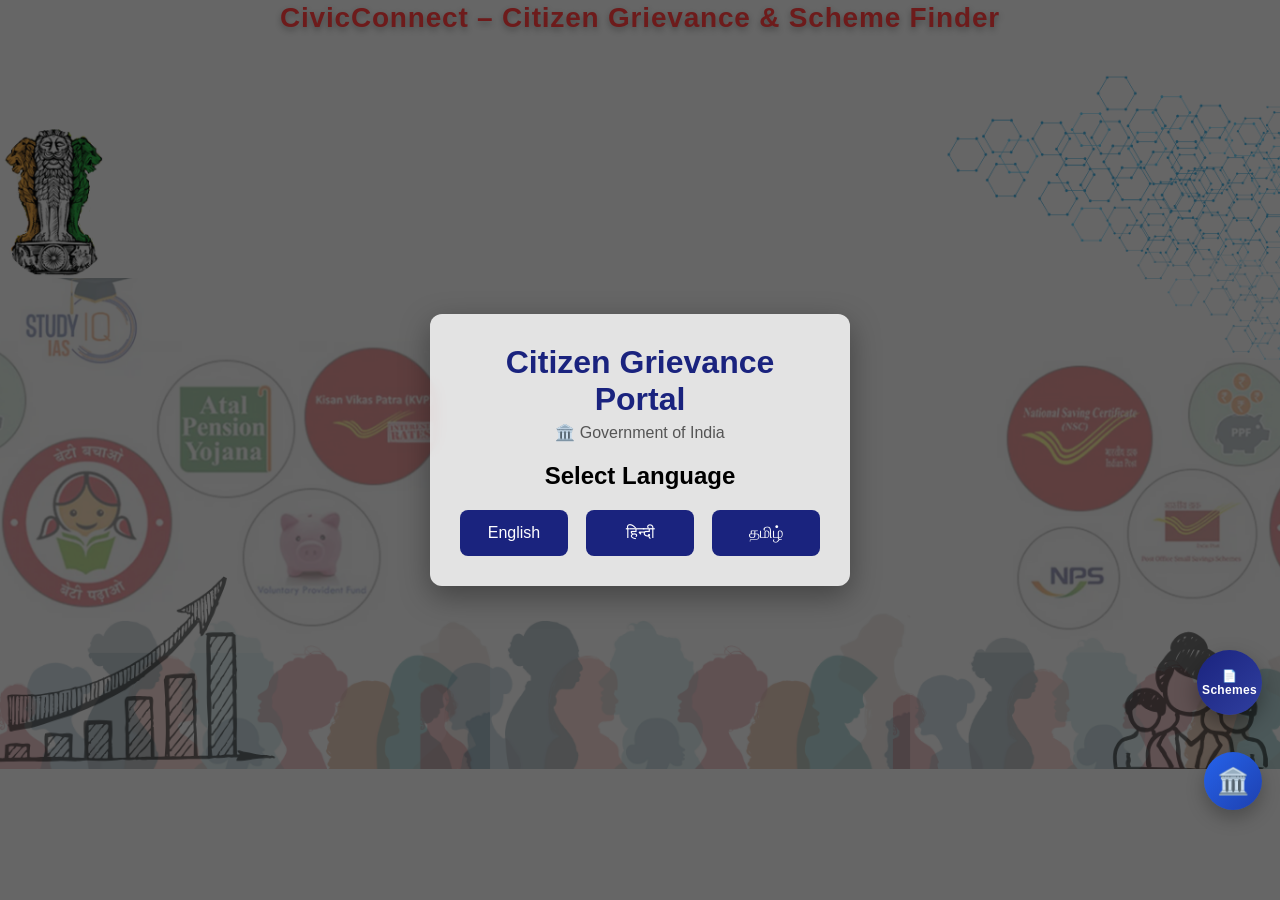
<file: frontend/index.html>
<!DOCTYPE html>
<html lang="en">
<head>
  <meta charset="UTF-8" />
  <title>Citizen Grievance Portal</title>
  <link rel="stylesheet" href="style.css">

  <!-- Floating Button CSS -->
  <style>
    .gov-float-btn {
      position: fixed;
      right: 18px;
      bottom: 90px;
      width: 58px;
      height: 58px;
      background: linear-gradient(135deg, #2563eb, #1e40af);
      color: white;
      font-size: 26px;
      border-radius: 50%;
      display: flex;
      align-items: center;
      justify-content: center;
      text-decoration: none;
      box-shadow: 0 8px 18px rgba(0, 0, 0, 0.25);
      transition: all 0.25s ease;
      z-index: 9999;
    }

    .gov-float-btn:hover {
      transform: scale(1.12);
      background: linear-gradient(135deg, #1e40af, #2563eb);
    }
  </style>
</head>

<!-- SCHEMES QUICK ACCESS BOX -->
<a href="schemes.html"
   class="schemes-quick-box"
   title="Browse All Government Schemes"
   onclick="localStorage.removeItem('grievanceCategory')">
  
  <span class="scheme-emoji">📄</span>
  <span>Schemes</span>
</a>



<body>
  <div class="project-title">
    CivicConnect – Citizen Grievance & Scheme Finder
  </div>

  <div class="overlay">
    <div class="container">

      <h1>Citizen Grievance Portal</h1>
      <p class="subtitle">🏛️ Government of India</p>

      <!-- STEP 0: Language -->
      <div class="step" id="step-language">
        <h2>Select Language</h2>
        <div class="language-boxes">
          <div role="button" onclick="selectLanguage('en')">English</div>
          <div role="button" onclick="selectLanguage('hi')">हिन्दी</div>
          <div role="button" onclick="selectLanguage('ta')">தமிழ்</div>
        </div>
      </div>

      <!-- STEP 1: Gender -->
      <div class="step hidden" id="step-gender">
        <h2>
          <span>Select Your Gender</span><br>
          <small id="gender-local"></small>
        </h2>
        <div class="options">
          <button onclick="selectGender('Male')">Male</button>
          <button onclick="selectGender('Female')">Female</button>
          <button onclick="selectGender('Other')">Other</button>
        </div>
      </div>

      <!-- STEP 2: Age -->
      <div class="step hidden" id="step-age">
        <h2>
          <span>Select Your Age</span><br>
          <small id="age-local"></small>
        </h2>
        <input type="range" min="10" max="100" value="25" id="ageRange" oninput="updateAge()">
        <p>Age: <span id="ageValue">25</span></p>

        <!-- State selection -->
        <div class="state-select">
          <label for="stateSelect"><strong>Select Your State</strong></label>
          <select id="stateSelect">
            <option value="">-- Select State --</option>
          </select>
        </div>

        <button onclick="goToGrievance()">Next</button>
      </div>

      <!-- STEP 3: Grievance -->
      <div class="step hidden" id="step-grievance">
        <h2>
          <span>Write Your Grievance</span><br>
          <small id="grievance-local"></small>
        </h2>

        <textarea id="grievanceText" placeholder="Describe your issue here..."></textarea>

        <div class="options">
          <button class="mic-btn" onclick="startVoiceInput()">🎤 Speak</button>
          <button onclick="submitGrievance()">Submit</button>
        </div>

        <!-- RESULT BOX -->
        <div id="resultBox" class="result hidden">
          <h3>Grievance Analysis</h3>

          <p><strong>Status:</strong> <span id="statusText"></span></p>
          <p><strong>Category:</strong> <span id="categoryText"></span></p>
          <p><strong>Urgency:</strong> <span id="urgencyText"></span></p>
          <p><strong>Population Affected:</strong> <span id="populationText"></span></p>
          <p><strong>Recommended Action:</strong></p>
          <p id="actionText"></p>


        

        <p id="redirectTimer" style="margin-top:10px;font-weight:600;color:#1a237e;"></p>


          <button class="secondary" onclick="resetForm()">
            Submit Another Grievance
          </button>
        </div>
      </div>

    </div>
  </div>

  <!-- FLOATING GOV CONTACT BUTTON -->
  <a href="gov-contacts.html" class="gov-float-btn" title="Find Nearby Government Offices">
    🏛️
  </a>

  <script src="script.js"></script>
</body>
</html>
</file>
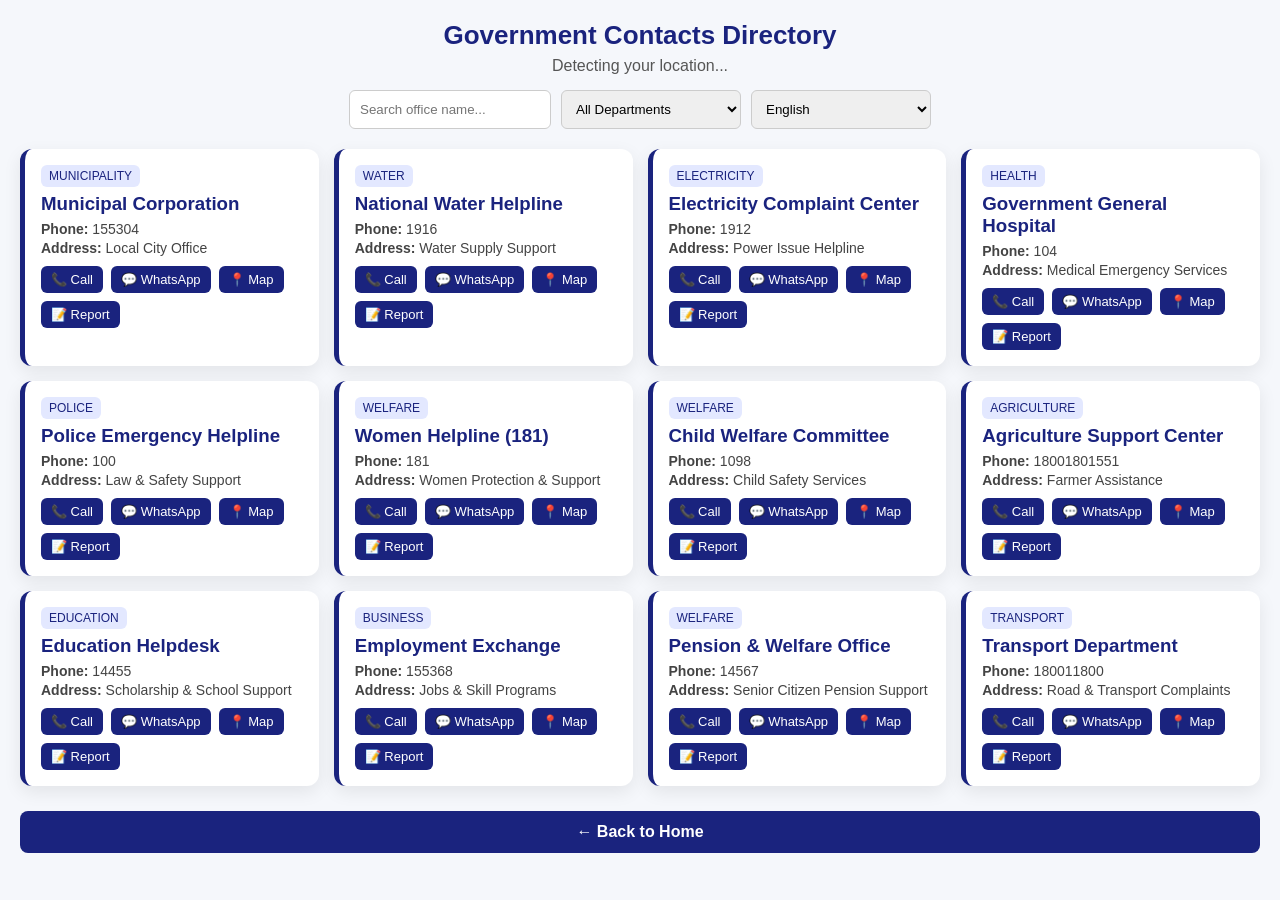
<file: frontend/gov-contacts.html>
<!DOCTYPE html>
<html lang="en">
<head>
<meta charset="UTF-8" />
<meta name="viewport" content="width=device-width, initial-scale=1.0" />
<title>Government Contacts Directory</title>

<style>
body {
  font-family: "Segoe UI", Arial, sans-serif;
  background: #f5f7fb;
  margin: 0;
  padding: 20px;
}

header {
  text-align: center;
  font-size: 26px;
  font-weight: 700;
  color: #1a237e;
  margin-bottom: 6px;
}

.subtitle {
  text-align: center;
  color: #555;
  margin-bottom: 15px;
}

.controls {
  display: flex;
  flex-wrap: wrap;
  gap: 10px;
  justify-content: center;
  margin-bottom: 20px;
}

select, input {
  padding: 10px;
  border-radius: 6px;
  border: 1px solid #ccc;
  min-width: 180px;
}

.contacts-grid {
  display: grid;
  grid-template-columns: repeat(auto-fit, minmax(280px, 1fr));
  gap: 15px;
}

.card {
  background: white;
  padding: 16px;
  border-radius: 12px;
  box-shadow: 0 6px 18px rgba(0,0,0,0.08);
  border-left: 5px solid #1a237e;
}

.card h3 {
  margin: 6px 0;
  color: #1a237e;
}

.card p {
  font-size: 14px;
  margin: 3px 0;
  color: #444;
}

.badge {
  font-size: 12px;
  background: #e3e8ff;
  color: #1a237e;
  padding: 4px 8px;
  border-radius: 6px;
  display: inline-block;
}

.actions {
  margin-top: 10px;
  display: flex;
  gap: 8px;
  flex-wrap: wrap;
}

.actions a {
  text-decoration: none;
  font-size: 13px;
  padding: 6px 10px;
  border-radius: 6px;
  background: #1a237e;
  color: white;
}

.back-btn {
  display: block;
  text-align: center;
  margin-top: 25px;
  text-decoration: none;
  color: white;
  background: #1a237e;
  padding: 12px;
  border-radius: 8px;
  font-weight: 600;
}
</style>
</head>

<body>

<header>Government Contacts Directory</header>
<div class="subtitle" id="locationText">Detecting your location...</div>

<div class="controls">
  <input type="text" id="searchInput" placeholder="Search office name..." />
  
  <select id="filterSelect">
    <option value="all">All Departments</option>
    <option value="water">Water</option>
    <option value="electricity">Electricity</option>
    <option value="health">Health</option>
    <option value="police">Police</option>
    <option value="municipality">Municipality</option>
    <option value="welfare">Welfare</option>
  </select>

  <select id="languageSelect">
    <option value="en">English</option>
    <option value="hi">हिन्दी</option>
    <option value="ta">தமிழ்</option>
  </select>
</div>

<div class="contacts-grid" id="contactsGrid"></div>

<a href="index.html" class="back-btn">← Back to Home</a>

<script>
// SAMPLE PAN-INDIA DATABASE (Expandable)
const contacts = [
  { name: "Municipal Corporation", category: "municipality", phone: "155304", address: "Local City Office" },

  { name: "National Water Helpline", category: "water", phone: "1916", address: "Water Supply Support" },

  { name: "Electricity Complaint Center", category: "electricity", phone: "1912", address: "Power Issue Helpline" },

  { name: "Government General Hospital", category: "health", phone: "104", address: "Medical Emergency Services" },

  { name: "Police Emergency Helpline", category: "police", phone: "100", address: "Law & Safety Support" },

  { name: "Women Helpline (181)", category: "welfare", phone: "181", address: "Women Protection & Support" },

  { name: "Child Welfare Committee", category: "welfare", phone: "1098", address: "Child Safety Services" },

  { name: "Agriculture Support Center", category: "agriculture", phone: "18001801551", address: "Farmer Assistance" },

  { name: "Education Helpdesk", category: "education", phone: "14455", address: "Scholarship & School Support" },

  { name: "Employment Exchange", category: "business", phone: "155368", address: "Jobs & Skill Programs" },

  { name: "Pension & Welfare Office", category: "welfare", phone: "14567", address: "Senior Citizen Pension Support" },

  { name: "Transport Department", category: "transport", phone: "180011800", address: "Road & Transport Complaints" }
];

const grid = document.getElementById("contactsGrid");
const filterSelect = document.getElementById("filterSelect");
const searchInput = document.getElementById("searchInput");

function renderContacts() {
  const filter = filterSelect.value;
  const search = searchInput.value.toLowerCase();

  grid.innerHTML = "";

  const filtered = contacts.filter(c => {
    return (filter === "all" || c.category === filter) &&
           c.name.toLowerCase().includes(search);
  });

  if (!filtered.length) {
    grid.innerHTML = "<p style='text-align:center;color:#777;'>No results found.</p>";
    return;
  }

  filtered.forEach(c => {
    const div = document.createElement("div");
    div.className = "card";
    div.innerHTML = `
      <span class="badge">${c.category.toUpperCase()}</span>
      <h3>${c.name}</h3>
      <p><strong>Phone:</strong> ${c.phone}</p>
      <p><strong>Address:</strong> ${c.address}</p>

      <div class="actions">
        <a href="tel:${c.phone}">📞 Call</a>
        <a href="https://wa.me/${c.phone.replace(/[^0-9]/g,'')}" target="_blank">💬 WhatsApp</a>
        <a href="https://www.google.com/maps/search/${encodeURIComponent(c.name)}" target="_blank">📍 Map</a>
        <a href="index.html?dept=${c.category}">📝 Report</a>
      </div>
    `;
    grid.appendChild(div);
  });
}

filterSelect.addEventListener("change", renderContacts);
searchInput.addEventListener("input", renderContacts);

renderContacts();

// LOCATION DETECTION
navigator.geolocation?.getCurrentPosition(pos => {
  const { latitude, longitude } = pos.coords;
  document.getElementById("locationText").innerText =
    `Showing national + local offices (Location detected)`;
});

// AUTO FILTER FROM HOMEPAGE PARAM
const params = new URLSearchParams(window.location.search);
const categoryParam = params.get("category");
if (categoryParam) {
  filterSelect.value = categoryParam;
  renderContacts();
}
</script>

</body>
</html>
</file>
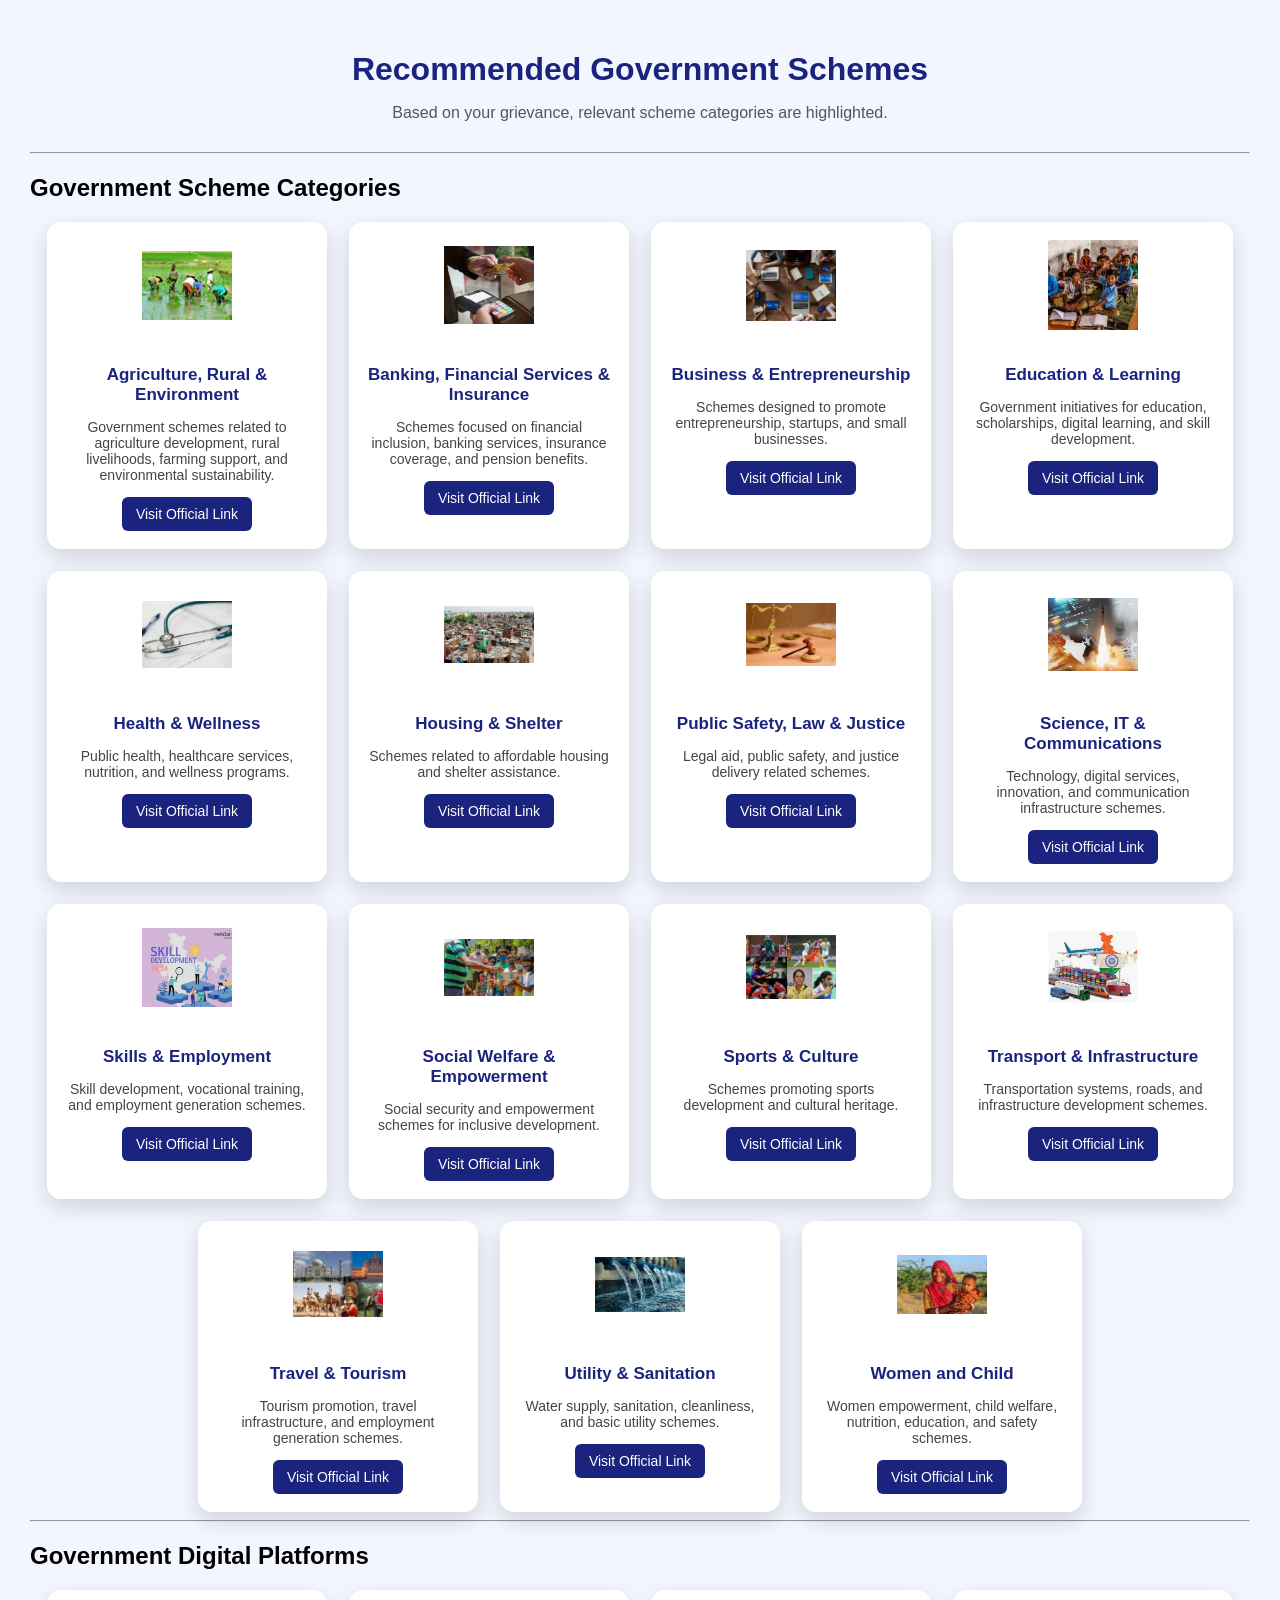
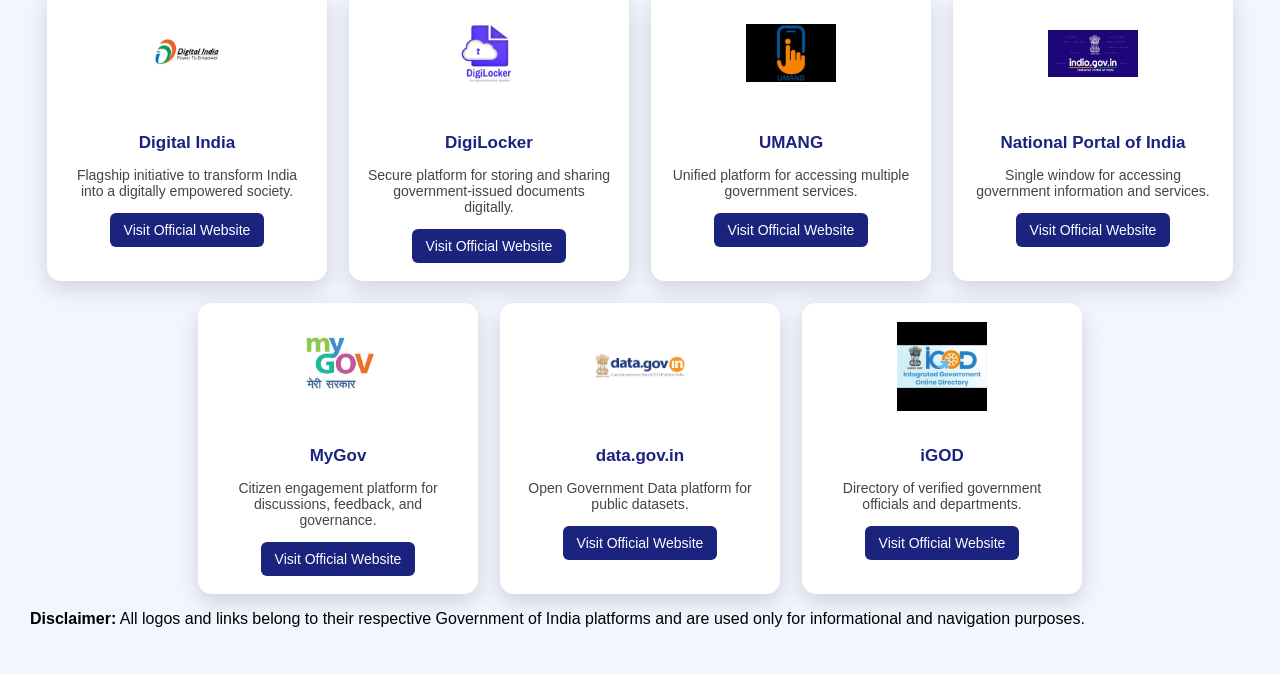
<file: frontend/schemes.html>
<!DOCTYPE html>
    <html lang="en">
    <head>
    <meta charset="UTF-8">
    <title>CivicConnect – Government Services Portal</title>
    <link rel="stylesheet" href="schemes.css">
    </head>

    <body>

    <h1 class="page-title">Recommended Government Schemes</h1>
    <p class="page-subtitle">
    Based on your grievance, relevant scheme categories are highlighted.
    </p>

    <hr>

    <h2 class="section-title">Government Scheme Categories</h2>

    <div class="cards-wrapper">

    <div class="card" data-category="Agriculture, Rural & Environment">
        <img src="images/agriculture.png" alt="Agriculture">
        <h3>Agriculture, Rural & Environment</h3>
        <p>Government schemes related to agriculture development, rural livelihoods, farming support, and environmental sustainability.</p>
        <a href="https://www.myscheme.gov.in/search/category/Agriculture,Rural%20&%20Environment" target="_blank">Visit Official Link</a>
    </div>

    <div class="card" data-category="Banking, Financial Services & Insurance">
        <img src="images/banking.png" alt="Banking">
        <h3>Banking, Financial Services & Insurance</h3>
        <p>Schemes focused on financial inclusion, banking services, insurance coverage, and pension benefits.</p>
        <a href="https://www.myscheme.gov.in/search/category/Banking,Financial%20Services%20and%20Insurance" target="_blank">Visit Official Link</a>
    </div>

    <div class="card" data-category="Business & Entrepreneurship">
        <img src="images/business.png" alt="Business">
        <h3>Business & Entrepreneurship</h3>
        <p>Schemes designed to promote entrepreneurship, startups, and small businesses.</p>
        <a href="https://www.myscheme.gov.in/search/category/Business%20&%20Entrepreneurship" target="_blank">Visit Official Link</a>
    </div>

    <div class="card" data-category="Education & Learning">
        <img src="images/education.png" alt="Education">
        <h3>Education & Learning</h3>
        <p>Government initiatives for education, scholarships, digital learning, and skill development.</p>
        <a href="https://www.myscheme.gov.in/search/category/Education%20&%20Learning" target="_blank">Visit Official Link</a>
    </div>

    <div class="card" data-category="Health & Wellness">
        <img src="images/health.png" alt="Health">
        <h3>Health & Wellness</h3>
        <p>Public health, healthcare services, nutrition, and wellness programs.</p>
        <a href="https://www.myscheme.gov.in/search/category/Health%20&%20Wellness" target="_blank">Visit Official Link</a>
    </div>

    <div class="card" data-category="Housing & Shelter">
        <img src="images/housing.png" alt="Housing">
        <h3>Housing & Shelter</h3>
        <p>Schemes related to affordable housing and shelter assistance.</p>
        <a href="https://www.myscheme.gov.in/search/category/Housing%20&%20Shelter" target="_blank">Visit Official Link</a>
    </div>

    <div class="card" data-category="Public Safety, Law & Justice">
        <img src="images/law.png" alt="Law">
        <h3>Public Safety, Law & Justice</h3>
        <p>Legal aid, public safety, and justice delivery related schemes.</p>
        <a href="https://www.myscheme.gov.in/search/category/Public%20Safety,Law%20&%20Justice" target="_blank">Visit Official Link</a>
    </div>

    <div class="card" data-category="Science, IT & Communications">
        <img src="images/science_it.png" alt="Science IT">
        <h3>Science, IT & Communications</h3>
        <p>Technology, digital services, innovation, and communication infrastructure schemes.</p>
        <a href="https://www.myscheme.gov.in/search/category/Science,%20IT%20&%20Communications" target="_blank">Visit Official Link</a>
    </div>

    <div class="card" data-category="Skills & Employment">
        <img src="images/skills.png" alt="Skills">
        <h3>Skills & Employment</h3>
        <p>Skill development, vocational training, and employment generation schemes.</p>
        <a href="https://www.myscheme.gov.in/search/category/Skills%20&%20Employment" target="_blank">Visit Official Link</a>
    </div>

    <div class="card" data-category="Social Welfare & Empowerment">
        <img src="images/social_welfare.png" alt="Social Welfare">
        <h3>Social Welfare & Empowerment</h3>
        <p>Social security and empowerment schemes for inclusive development.</p>
        <a href="https://www.myscheme.gov.in/search/category/Social%20welfare%20&%20Empowerment" target="_blank">Visit Official Link</a>
    </div>

    <div class="card" data-category="Sports & Culture">
        <img src="images/sports.png" alt="Sports">
        <h3>Sports & Culture</h3>
        <p>Schemes promoting sports development and cultural heritage.</p>
        <a href="https://www.myscheme.gov.in/search/category/Sports%20&%20Culture" target="_blank">Visit Official Link</a>
    </div>

    <div class="card" data-category="Transport & Infrastructure">
        <img src="images/transport.png" alt="Transport">
        <h3>Transport & Infrastructure</h3>
        <p>Transportation systems, roads, and infrastructure development schemes.</p>
        <a href="https://www.myscheme.gov.in/search/category/Transport%20&%20Infrastructure" target="_blank">Visit Official Link</a>
    </div>

    <div class="card" data-category="Travel & Tourism">
        <img src="images/tourism.png" alt="Tourism">
        <h3>Travel & Tourism</h3>
        <p>Tourism promotion, travel infrastructure, and employment generation schemes.</p>
        <a href="https://www.myscheme.gov.in/search/category/Travel%20&%20Tourism" target="_blank">Visit Official Link</a>
    </div>

    <div class="card" data-category="Utility & Sanitation">
        <img src="images/sanitation.png" alt="Sanitation">
        <h3>Utility & Sanitation</h3>
        <p>Water supply, sanitation, cleanliness, and basic utility schemes.</p>
        <a href="https://www.myscheme.gov.in/search/category/Utility%20&%20Sanitation" target="_blank">Visit Official Link</a>
    </div>

    <div class="card" data-category="Women and Child">
        <img src="images/women_child.png" alt="Women & Child">
        <h3>Women and Child</h3>
        <p>Women empowerment, child welfare, nutrition, education, and safety schemes.</p>
        <a href="https://www.myscheme.gov.in/search/category/Women%20and%20Child" target="_blank">Visit Official Link</a>
    </div>

    </div>

    <hr>

    <h2 class="section-title">Government Digital Platforms</h2>

    <div class="cards-wrapper">

    <div class="card">
        <img src="images/digital_india.jpeg" alt="Digital India">
        <h3>Digital India</h3>
        <p>Flagship initiative to transform India into a digitally empowered society.</p>
        <a href="https://www.digitalindia.gov.in/" target="_blank">Visit Official Website</a>
    </div>

    <div class="card">
        <img src="images/digilocker.jpeg" alt="DigiLocker">
        <h3>DigiLocker</h3>
        <p>Secure platform for storing and sharing government-issued documents digitally.</p>
        <a href="https://www.digilocker.gov.in/" target="_blank">Visit Official Website</a>
    </div>

    <div class="card">
        <img src="images/umang.jpeg" alt="UMANG">
        <h3>UMANG</h3>
        <p>Unified platform for accessing multiple government services.</p>
        <a href="https://web.umang.gov.in/" target="_blank">Visit Official Website</a>
    </div>

    <div class="card">
        <img src="images/indiagov.jpeg" alt="India Gov">
        <h3>National Portal of India</h3>
        <p>Single window for accessing government information and services.</p>
        <a href="https://www.india.gov.in/" target="_blank">Visit Official Website</a>
    </div>

    <div class="card">
        <img src="images/mygov.jpeg" alt="MyGov">
        <h3>MyGov</h3>
        <p>Citizen engagement platform for discussions, feedback, and governance.</p>
        <a href="https://www.mygov.in/" target="_blank">Visit Official Website</a>
    </div>

    <div class="card">
        <img src="images/datagov.jpeg" alt="Data Gov">
        <h3>data.gov.in</h3>
        <p>Open Government Data platform for public datasets.</p>
        <a href="https://data.gov.in" target="_blank">Visit Official Website</a>
    </div>

    <div class="card">
        <img src="images/igod.jpeg" alt="iGOD">
        <h3>iGOD</h3>
        <p>Directory of verified government officials and departments.</p>
        <a href="https://igod.gov.in/" target="_blank">Visit Official Website</a>
    </div>

    </div>

    <p class="disclaimer">
    <strong>Disclaimer:</strong> All logos and links belong to their respective Government of India platforms and are used only for informational and navigation purposes.
    </p>

    <script>
    // Read grievance category
    const grievanceCategory = localStorage.getItem("grievanceCategory");

    const grievanceToSchemeMap = {
        FOOD_SERVICE_REQUEST: "Utility & Sanitation",
        WATER_SERVICE_REQUEST: "Utility & Sanitation",
        ELECTRICITY_SERVICE_REQUEST: "Utility & Sanitation",
        PENSION_SERVICE_REQUEST: "Banking, Financial Services & Insurance"
    };

    const targetCategory = grievanceToSchemeMap[grievanceCategory];

    if (targetCategory) {
        document.querySelectorAll(".card").forEach(card => {
        if (card.dataset.category === targetCategory) {
            card.classList.add("recommended");
            card.scrollIntoView({ behavior: "smooth", block: "center" });
        }
        });
    }
    </script>

    </body>
    </html>
</file>
<file: frontend/style.css>
* {
  margin: 0;
  padding: 0;
  box-sizing: border-box;
  font-family: "Segoe UI", Arial, sans-serif;
}

body { height: 80vh; background: url("photoBGGGGGGGG.png") no-repeat center center/cover; }
.project-title {
  position: fixed;
  top: 2px;
  width: 100%;
  text-align: center;

  font-size: 28px;
  font-weight: 900;
  letter-spacing: 0.8px;

  color: #6D1B1B;
  text-shadow: 0 3px 6px rgba(0, 0, 0, 0.3);

  z-index: 1000;
}
.project-subtitle {
  font-size: 19px;              /* bigger & clearer */
  font-weight: 500;
  margin-top: 6px;

  font-family: "Segoe UI", "Inter", "Roboto", sans-serif;

  color: #eaeaf5;
  letter-spacing: 0.8px;
}



.overlay {
  height: 100vh;
  background: rgba(0, 0, 0, 0.6);
  display: flex;
  align-items: center;
  justify-content: center;
}

.container {
  background: rgba(255, 255, 255, 0.82);
  backdrop-filter: blur(6px);
  padding: 30px;
  width: 420px;
  border-radius: 12px;
  text-align: center;
  box-shadow: 0 10px 30px rgba(0, 0, 0, 0.35);
}

h1 {
  color: #1a237e;
  margin-bottom: 5px;
}

.subtitle {
  font-size: 16px; /* slightly increased */
  color: #555;
  margin-bottom: 20px;
}


.step h2 {
  margin-bottom: 15px;
}

.options button,
.step button {
  padding: 10px 18px;
  margin: 8px;
  border: none;
  border-radius: 6px;
  background: #1a237e;
  color: white;
  cursor: pointer;
}

.options button:hover,
.step button:hover {
  background: #303f9f;
}

input[type="range"] {
  width: 100%;
  margin: 15px 0;
}


textarea {
  
  width: 100%;
  height: 120px;
  padding: 14px;

  font-size: 18px;              /* Bigger text */
  font-weight: 600;             /* Bold */
  font-family: "Inter", "Poppins", "Segoe UI", Arial, sans-serif;

  line-height: 1.6;             /* Better spacing */
  resize: none;

  border-radius: 8px;
  border: 1.5px solid #b0b0b0;

  outline: none;
}


textarea:focus {
  border-color: #1a237e;
  box-shadow: 0 0 0 2px rgba(26, 35, 126, 0.15);
}


.hidden {
  display: none;
}

.result {
  margin-top: 15px;
  padding: 12px;
  background: #f4f6ff;
  border-left: 4px solid #1a237e;
  border-radius: 6px;
  text-align: left;
  font-size: 14px;
}

.result h3 {
  margin-bottom: 8px;
  color: #1a237e;
}

.loading {
  color: #555;
  font-style: italic;
}

.secondary {
  background: #e0e0e0;
  color: #1a237e;
  margin-top: 10px;
}

.secondary:hover {
  background: #d5d5d5;
}

.mic-btn {
  background: #d32f2f;
  color: white;
  margin-right: 10px;
}

.mic-btn:hover {
  background: #b71c1c;
}
.language-boxes div {
  cursor: pointer;
  user-select: none;
}
.language-boxes div:hover {
  background-color: #e0e0e0;
}
/* Language selection boxes */
.language-boxes {
  display: flex;
  justify-content: space-between;
  margin-top: 20px;
}

.language-boxes div {
  width: 30%;
  padding: 14px 10px;
  border-radius: 8px;
  background: #1a237e;
  color: white;
  font-size: 16px;
  text-align: center;
  cursor: pointer;
  transition: background 0.2s ease, transform 0.1s ease;
}

.language-boxes div:hover {
  background: #303f9f;
  transform: scale(1.03);
}

.language-boxes div:active {
  transform: scale(0.97);
}
.state-select {
  margin: 15px 0;
  text-align: left;
}

.state-select label {
  font-size: 14px;
  display: block;
  margin-bottom: 5px;
}

.state-select select {
  width: 100%;
  padding: 8px;
  border-radius: 6px;
  border: 1px solid #ccc;
}

.schemes-square {
  position: fixed;
  top: 50%;
  right: 30px;
  transform: translateY(-50%);

  width: 90px;
  height: 90px;

  background: linear-gradient(135deg, #1a237e, #303f9f);
  border-radius: 16px;

  display: flex;
  flex-direction: column;
  align-items: center;
  justify-content: center;

  text-decoration: none;
  box-shadow: 0 12px 28px rgba(0, 0, 0, 0.45);

  transition: transform 0.2s ease, box-shadow 0.2s ease;
  z-index: 999;
}

.schemes-square:hover {
  transform: translateY(-50%) scale(1.1);
  box-shadow: 0 18px 40px rgba(0, 0, 0, 0.55);
}

.schemes-square-title {
  font-size: 13px;
  font-weight: 600;
  color: white;
  text-align: center;
  line-height: 1.2;
}


.schemes-square:hover {
  transform: translateY(-50%) scale(1.05);
  box-shadow: 0 18px 40px rgba(0, 0, 0, 0.5);
}

.schemes-square-title {
  font-size: 17px;
  font-weight: 700;
  color: #1a237e;
  margin-bottom: 6px;
}

.schemes-square-subtitle {
  font-size: 14px;
  color: #444;
}
.schemes-square {
  position: fixed;
  top: 50%;
  right: 30px;
  transform: translateY(-50%);

  width: 90px;
  height: 100px;

  background: #1a237e;
  border-radius: 14px;

  display: flex;
  flex-direction: column;
  align-items: center;
  justify-content: center;

  text-decoration: none;
  box-shadow: 0 12px 28px rgba(0, 0, 0, 0.45);
  transition: transform 0.2s ease;
  z-index: 999;
}

.schemes-square img {
  width: 34px;
  height: 34px;
  margin-bottom: 6px;
}

.schemes-square span {
  font-size: 12px;
  color: white;
  font-weight: 600;
}

.schemes-square:hover {
  transform: translateY(-50%) scale(1.1);
}
/* Floating Government Contacts Button */
.gov-float-btn {
  position: fixed;
  right: 18px;
  bottom: 240px;
  width: 58px;
  height: 58px;
  background: #1a237e; /* matches your theme */
  color: white;
  font-size: 26px;
  border-radius: 50%;
  display: flex;
  align-items: center;
  justify-content: center;
  text-decoration: none;
  box-shadow: 0 10px 22px rgba(0, 0, 0, 0.35);
  transition: all 0.25s ease;
  z-index: 9999;
}

.gov-float-btn:hover {
  background: #303f9f;
  transform: scale(1.12);
}
/* ===============================
   SCHEMES QUICK ACCESS BOX
   =============================== */

.schemes-quick-box {
  position: fixed;
  right: 18px;        
  bottom: 185px;      
  
  width: 65px;
  height: 65px;

  background: linear-gradient(135deg, #1a237e, #303f9f);
  border-radius: 50%;

  display: flex;
  flex-direction: column;
  align-items: center;
  justify-content: center;

  text-decoration: none;
  box-shadow: 0 10px 22px rgba(0, 0, 0, 0.35);
  z-index: 9999;

  transition: transform 0.25s ease, box-shadow 0.25s ease;
}


.schemes-quick-box:hover {
  transform: translateY(-8%) scale(1.1);
  box-shadow: 0 18px 40px rgba(0, 0, 0, 0.55);
}

.schemes-quick-box img {
  width: 44px;
  height: 44px;
  object-fit: contain;
  margin-bottom: 6px;
}

.schemes-quick-box span {
  font-size: 12px;
  font-weight: 600;
  color: #ffffff;
  letter-spacing: 0.3px;
}
/* ===============================
   URGENCY COLOR STYLING
   =============================== */

.urgency-high {
  color: #d32f2f;       /* Dark Red */
  font-weight: 700;
}

.urgency-medium {
  color: #f57c00;       /* Orange */
  font-weight: 700;
}

.urgency-low {
  color: #2e7d32;       /* Green */
  font-weight: 700;
}


#keyboardBtn {
  margin-bottom: 10px;
  font-weight: 600;
}
</file>
<file: frontend/schemes.css>
* {
  box-sizing: border-box;
  font-family: "Segoe UI", Arial, sans-serif;
}

body {
  margin: 0;
  padding: 30px;
  background: #f4f6ff;
}

.page-title {
  text-align: center;
  color: #1a237e;
  margin-bottom: 5px;
}

.page-subtitle {
  text-align: center;
  color: #555;
  margin-bottom: 30px;
}

.cards-wrapper {
  display: flex;
  flex-wrap: wrap;
  justify-content: center;
  gap: 22px;
}

.card {
  width: 280px;
  background: white;
  border-radius: 14px;
  padding: 18px;
  text-align: center;
  box-shadow: 0 8px 22px rgba(0,0,0,0.15);
  transition: transform 0.2s ease, box-shadow 0.2s ease;
}

.card:hover {
  transform: translateY(-4px);
  box-shadow: 0 14px 32px rgba(0,0,0,0.25);
}

.card img {
  width: 90px;
  height: 90px;
  object-fit: contain;
  margin-bottom: 14px;
}

.card h3 {
  color: #1a237e;
  font-size: 17px;
  margin-bottom: 10px;
}

.card p {
  font-size: 14px;
  color: #444;
  margin-bottom: 14px;
}

.card a {
  display: inline-block;
  padding: 9px 14px;
  background: #1a237e;
  color: white;
  border-radius: 6px;
  text-decoration: none;
  font-size: 14px;
}

.card a:hover {
  background: #303f9f;
}

/* NLP Highlight */
.card.recommended {
  border: 3px solid #1a237e;
  background: #eef1ff;
}
</file>
